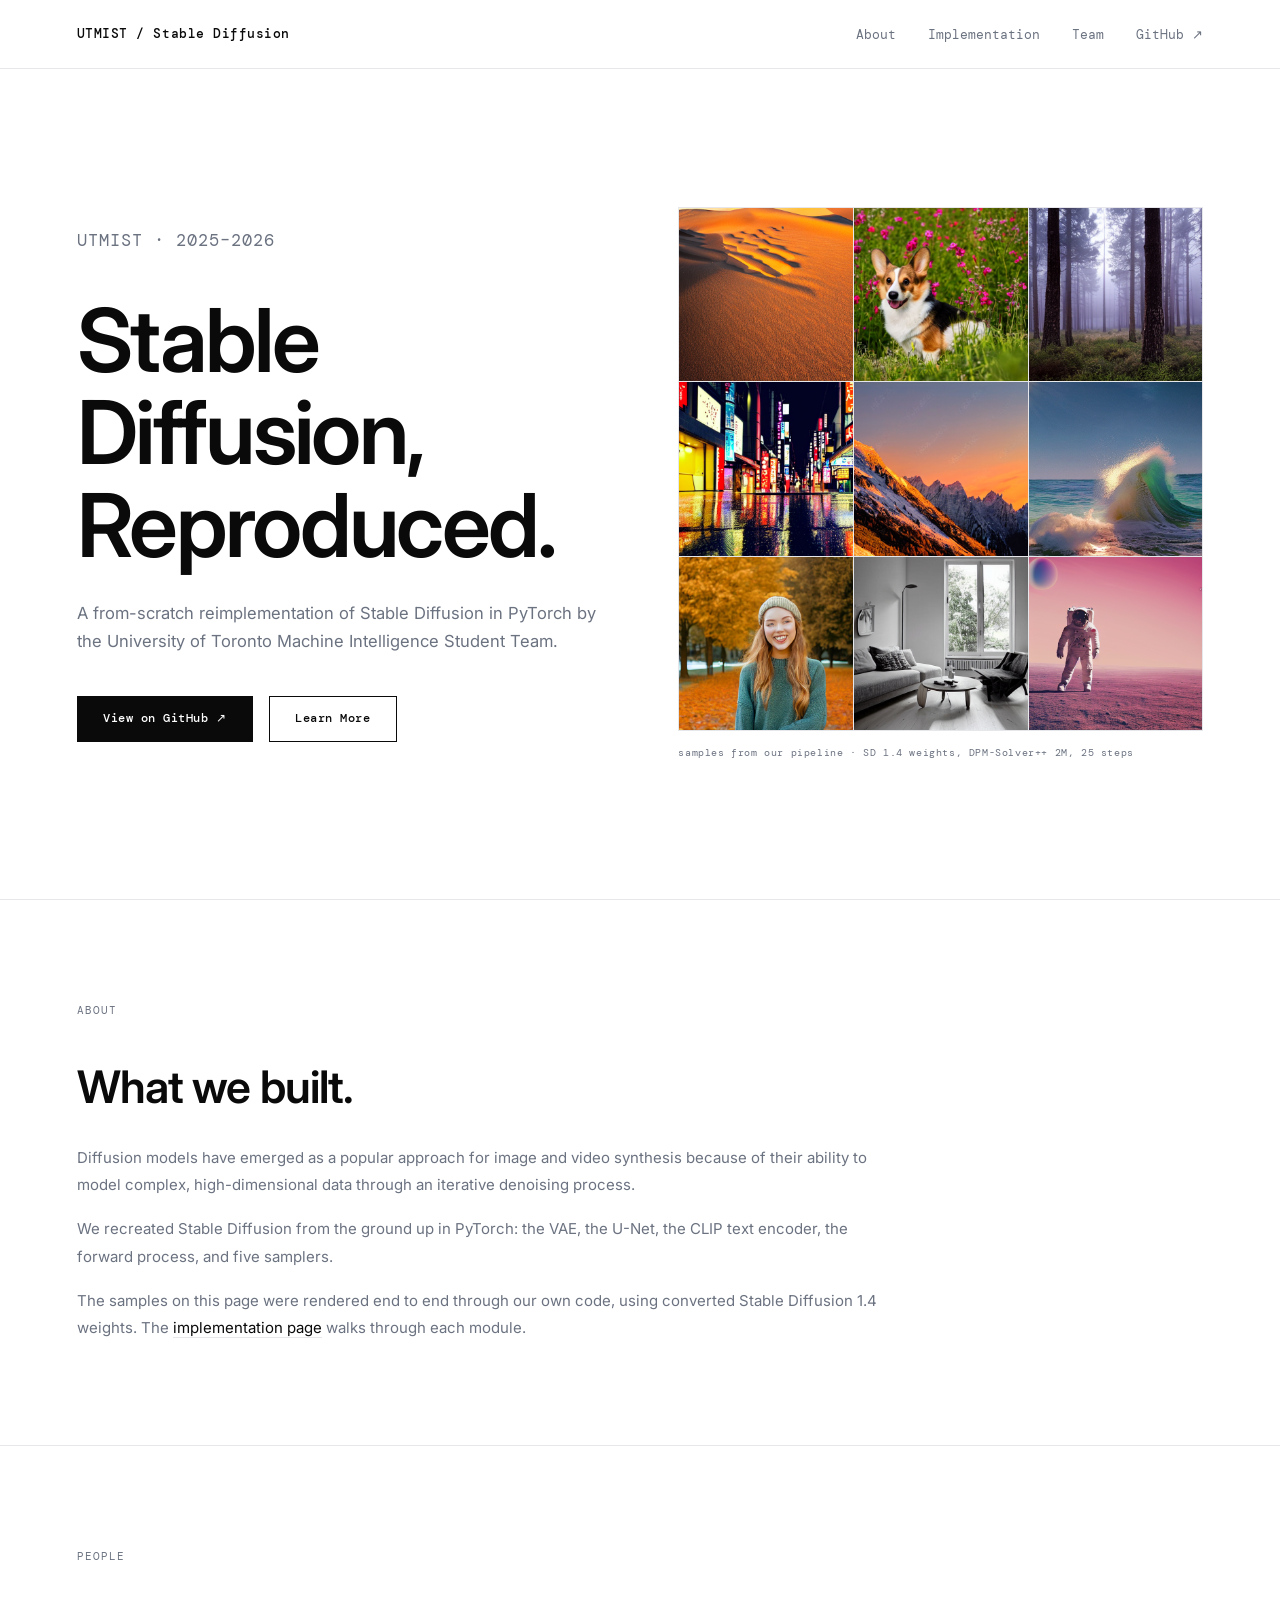
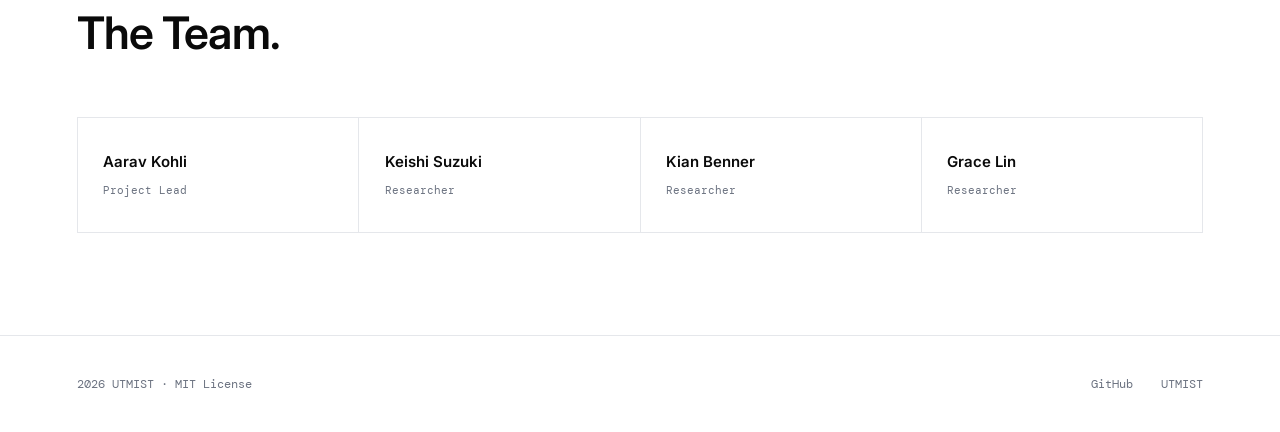
<file: docs/index.html>
<!doctype html>
<html lang="en">
  <head>
    <meta charset="UTF-8" />
    <meta name="viewport" content="width=device-width, initial-scale=1.0" />
    <title>Stable Diffusion - UTMIST</title>
    <link rel="icon" type="image/svg" href="assets/utmist_logo.svg" />
    <link rel="preconnect" href="https://fonts.googleapis.com" />
    <link rel="preconnect" href="https://fonts.gstatic.com" crossorigin />
    <link
      href="https://fonts.googleapis.com/css2?family=DM+Mono:wght@300;400;500&family=Inter:wght@400;500;600&display=swap"
      rel="stylesheet"
    />
    <link rel="stylesheet" href="style.css" />
  </head>
  <body>
    <div class="loader" aria-hidden="true">
      <span class="loader-wordmark">UTMIST / Stable Diffusion</span>
    </div>
    <div class="viewport-frame">
      <nav>
        <a class="nav-logo" href="index.html">UTMIST / Stable Diffusion</a>
        <ul class="nav-links">
          <li><a href="#about">About</a></li>
          <li><a href="research.html">Implementation</a></li>
          <li><a href="#team">Team</a></li>
          <li>
            <a
              href="https://github.com/aaravkohli1/Stable-Diffusion-Reproduced"
              target="_blank"
              >GitHub ↗</a
            >
          </li>
        </ul>
      </nav>

      <div class="hero">
        <div class="hero-content">
          <p class="hero-tag">UTMIST · 2025–2026</p>
          <h1>Stable Diffusion,<br />Reproduced.</h1>
          <p>
            A from-scratch reimplementation of Stable Diffusion in PyTorch by
            the University of Toronto Machine Intelligence Student Team.
          </p>
          <div>
            <a
              href="https://github.com/aaravkohli1/Stable-Diffusion-Reproduced"
              target="_blank"
              class="btn"
              >View on GitHub ↗</a
            >
            <a href="#about" class="btn btn-outline">Learn More</a>
          </div>
        </div>
        <div class="hero-visual">
          <div class="hero-preview-grid">
            <div class="preview-cell"><img src="./assets/desert.png" alt="generated desert at golden hour" /></div>
            <div class="preview-cell"><img src="./assets/dog.png" alt="generated corgi in meadow" /></div>
            <div class="preview-cell"><img src="./assets/forest.png" alt="generated misty pine forest" /></div>
            <div class="preview-cell"><img src="./assets/city.png" alt="generated neon Tokyo street" /></div>
            <div class="preview-cell"><img src="./assets/mountain.png" alt="generated alpine sunrise" /></div>
            <div class="preview-cell"><img src="./assets/ocean.png" alt="generated ocean wave" /></div>
            <div class="preview-cell"><img src="./assets/portrait.png" alt="generated studio portrait" /></div>
            <div class="preview-cell"><img src="./assets/interior.png" alt="generated minimalist interior" /></div>
            <div class="preview-cell"><img src="./assets/astronaut.png" alt="generated astronaut on pink planet" /></div>
          </div>
          <p class="hero-visual-label">
            samples from our pipeline · SD 1.4 weights, DPM-Solver++ 2M, 25 steps
          </p>
        </div>
      </div>
    </div>

    <div class="section" id="about">
      <p class="section-label">About</p>
      <h2>What we built.</h2>
      <div class="about-body">
        <p>
          Diffusion models have emerged as a popular approach for image and
          video synthesis because of their ability to model complex,
          high-dimensional data through an iterative denoising process.
        </p>
        <p>
          We recreated Stable Diffusion from the ground up in PyTorch: the VAE,
          the U-Net, the CLIP text encoder, the forward process, and five
          samplers.
        </p>
        <p>
          The samples on this page were rendered end to end through our own
          code, using converted Stable Diffusion 1.4 weights. The
          <a href="research.html" style="color: var(--black); border-bottom: 1px solid var(--border)">implementation page</a>
          walks through each module.
        </p>
      </div>
    </div>

    <div class="section" id="team">
      <p class="section-label">People</p>
      <h2>The Team.</h2>
      <div class="team-grid">
        <div class="team-card">
          <div class="team-name">Aarav Kohli</div>
          <div class="team-role">Project Lead</div>
        </div>
        <div class="team-card">
          <div class="team-name">Keishi Suzuki</div>
          <div class="team-role">Researcher</div>
        </div>
        <div class="team-card">
          <div class="team-name">Kian Benner</div>
          <div class="team-role">Researcher</div>
        </div>
        <div class="team-card">
          <div class="team-name">Grace Lin</div>
          <div class="team-role">Researcher</div>
        </div>
      </div>
    </div>

    <footer>
      <span class="footer-left"
        >2026 UTMIST · <a href="license.html">MIT License</a></span
      >
      <div class="footer-right">
        <a
          href="https://github.com/aaravkohli1/Stable-Diffusion-Reproduced"
          target="_blank"
          >GitHub</a
        >
        <a href="https://utmist.ca" target="_blank">UTMIST</a>
      </div>
    </footer>
  </body>
</html>
</file>
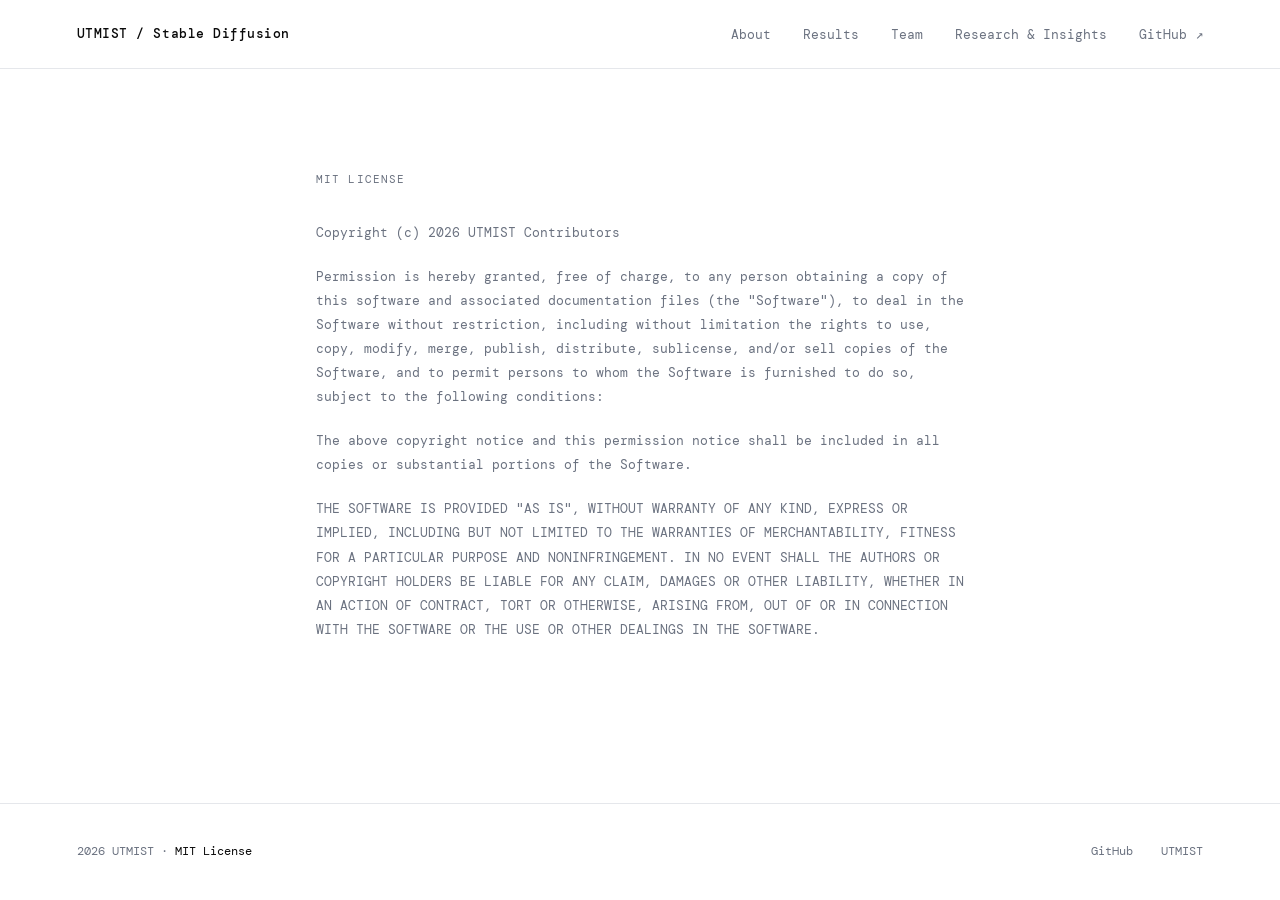
<file: docs/license.html>
<!doctype html>
<html lang="en">
  <head>
    <meta charset="UTF-8" />
    <meta name="viewport" content="width=device-width, initial-scale=1.0" />
    <title>MIT License - UTMIST / Stable Diffusion</title>
    <link rel="icon" type="image/svg" href="assets/utmist_logo.svg" />
    <link rel="preconnect" href="https://fonts.googleapis.com" />
    <link rel="preconnect" href="https://fonts.gstatic.com" crossorigin />
    <link
      href="https://fonts.googleapis.com/css2?family=DM+Mono:wght@300;400;500&family=Inter:wght@400;500;600&display=swap"
      rel="stylesheet"
    />
    <link rel="stylesheet" href="style.css" />
  </head>
  <body class="license-page">
    <nav>
      <a class="nav-logo" href="index.html">UTMIST / Stable Diffusion</a>
      <ul class="nav-links">
        <li><a href="index.html#about">About</a></li>
        <li><a href="index.html#results">Results</a></li>
        <li><a href="index.html#team">Team</a></li>
        <li><a href="research.html">Research &amp; Insights</a></li>
        <li>
          <a
            href="https://github.com/aaravkohli1/Stable-Diffusion-Reproduced"
            target="_blank"
            >GitHub ↗</a
          >
        </li>
      </ul>
    </nav>

    <div class="section">
      <div class="license-container">
      <p class="section-label">MIT License</p>
      <div class="license-body">
        <p>Copyright (c) 2026 UTMIST Contributors</p>
        <p>
          Permission is hereby granted, free of charge, to any person obtaining
          a copy of this software and associated documentation files (the
          "Software"), to deal in the Software without restriction, including
          without limitation the rights to use, copy, modify, merge, publish,
          distribute, sublicense, and/or sell copies of the Software, and to
          permit persons to whom the Software is furnished to do so, subject to
          the following conditions:
        </p>
        <p>
          The above copyright notice and this permission notice shall be
          included in all copies or substantial portions of the Software.
        </p>
        <p>
          THE SOFTWARE IS PROVIDED "AS IS", WITHOUT WARRANTY OF ANY KIND,
          EXPRESS OR IMPLIED, INCLUDING BUT NOT LIMITED TO THE WARRANTIES OF
          MERCHANTABILITY, FITNESS FOR A PARTICULAR PURPOSE AND
          NONINFRINGEMENT. IN NO EVENT SHALL THE AUTHORS OR COPYRIGHT HOLDERS BE
          LIABLE FOR ANY CLAIM, DAMAGES OR OTHER LIABILITY, WHETHER IN AN ACTION
          OF CONTRACT, TORT OR OTHERWISE, ARISING FROM, OUT OF OR IN CONNECTION
          WITH THE SOFTWARE OR THE USE OR OTHER DEALINGS IN THE SOFTWARE.
        </p>
      </div>
      </div>
    </div>

    <footer>
      <span class="footer-left"
        >2026 UTMIST ·
        <a href="license.html" style="color: var(--black)">MIT License</a></span
      >
      <div class="footer-right">
        <a
          href="https://github.com/aaravkohli1/Stable-Diffusion-Reproduced"
          target="_blank"
          >GitHub</a
        >
        <a href="https://utmist.ca" target="_blank">UTMIST</a>
      </div>
    </footer>
  </body>
</html>
</file>
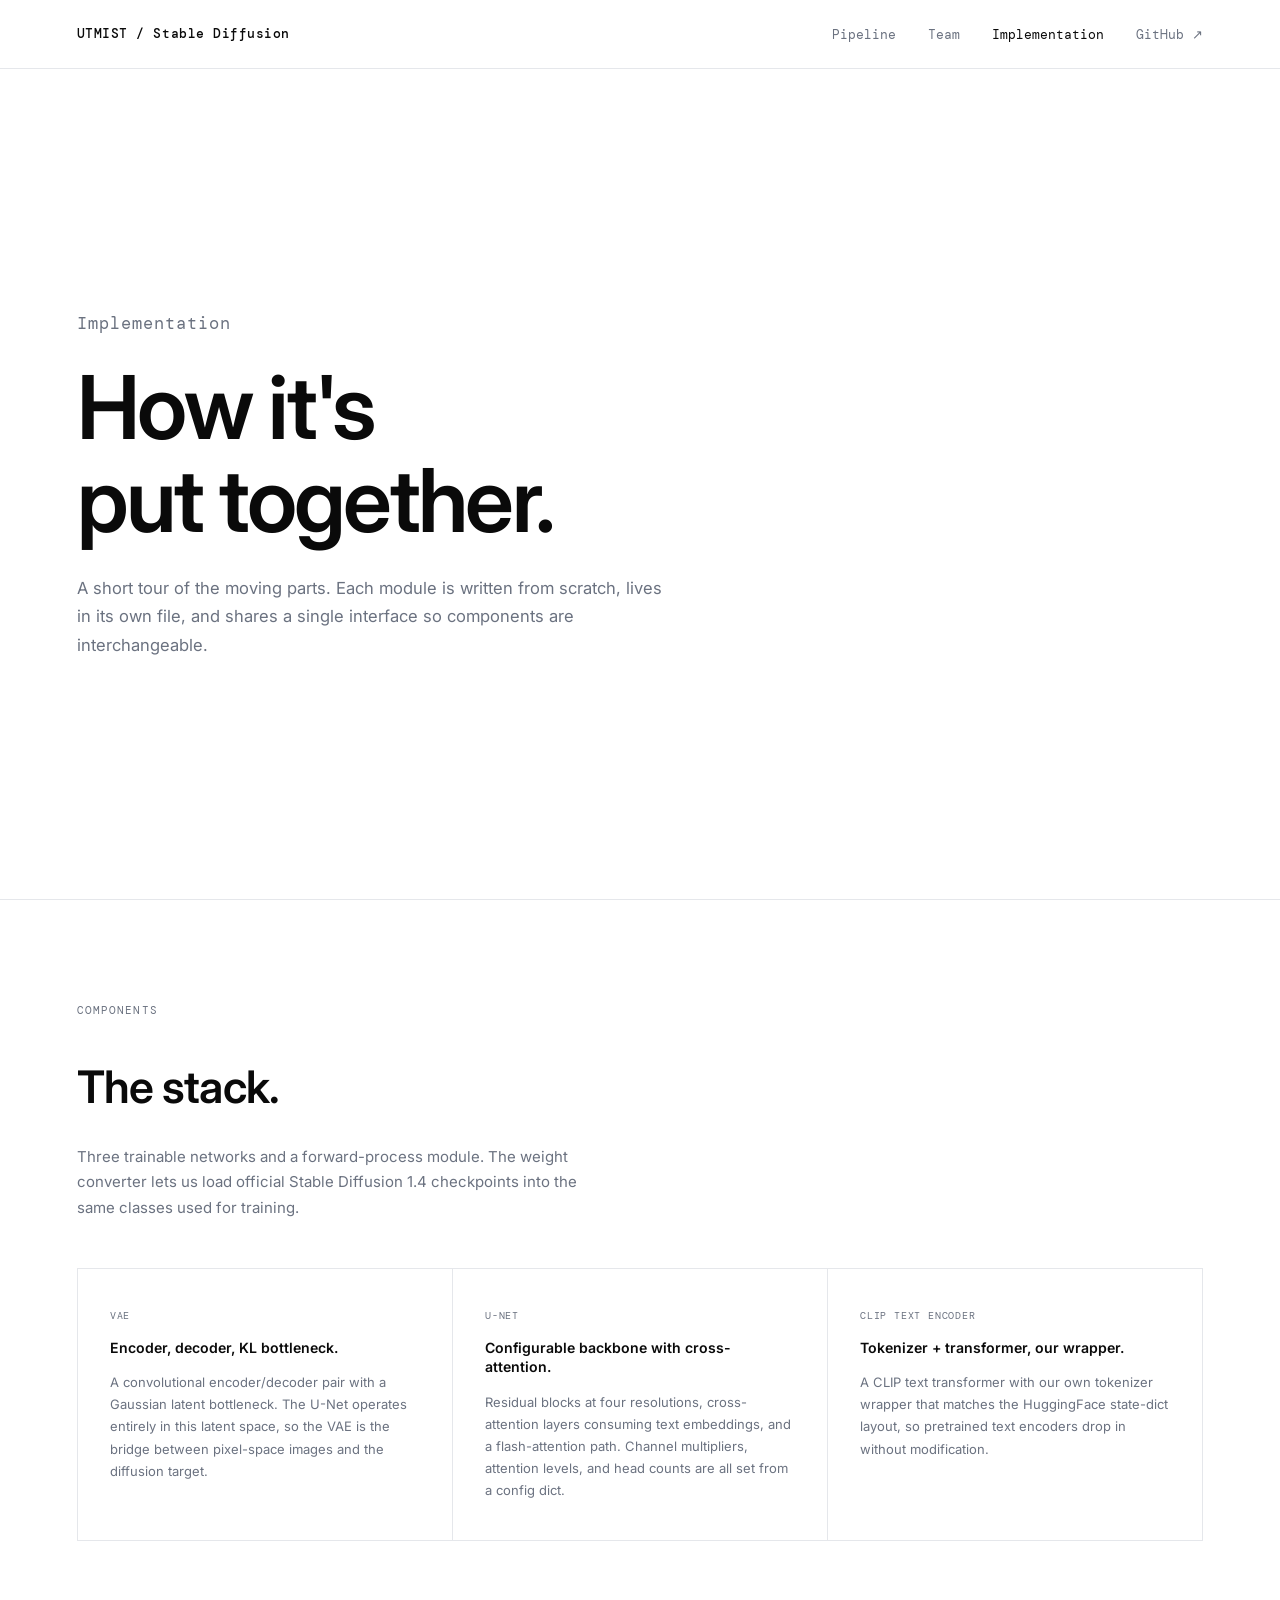
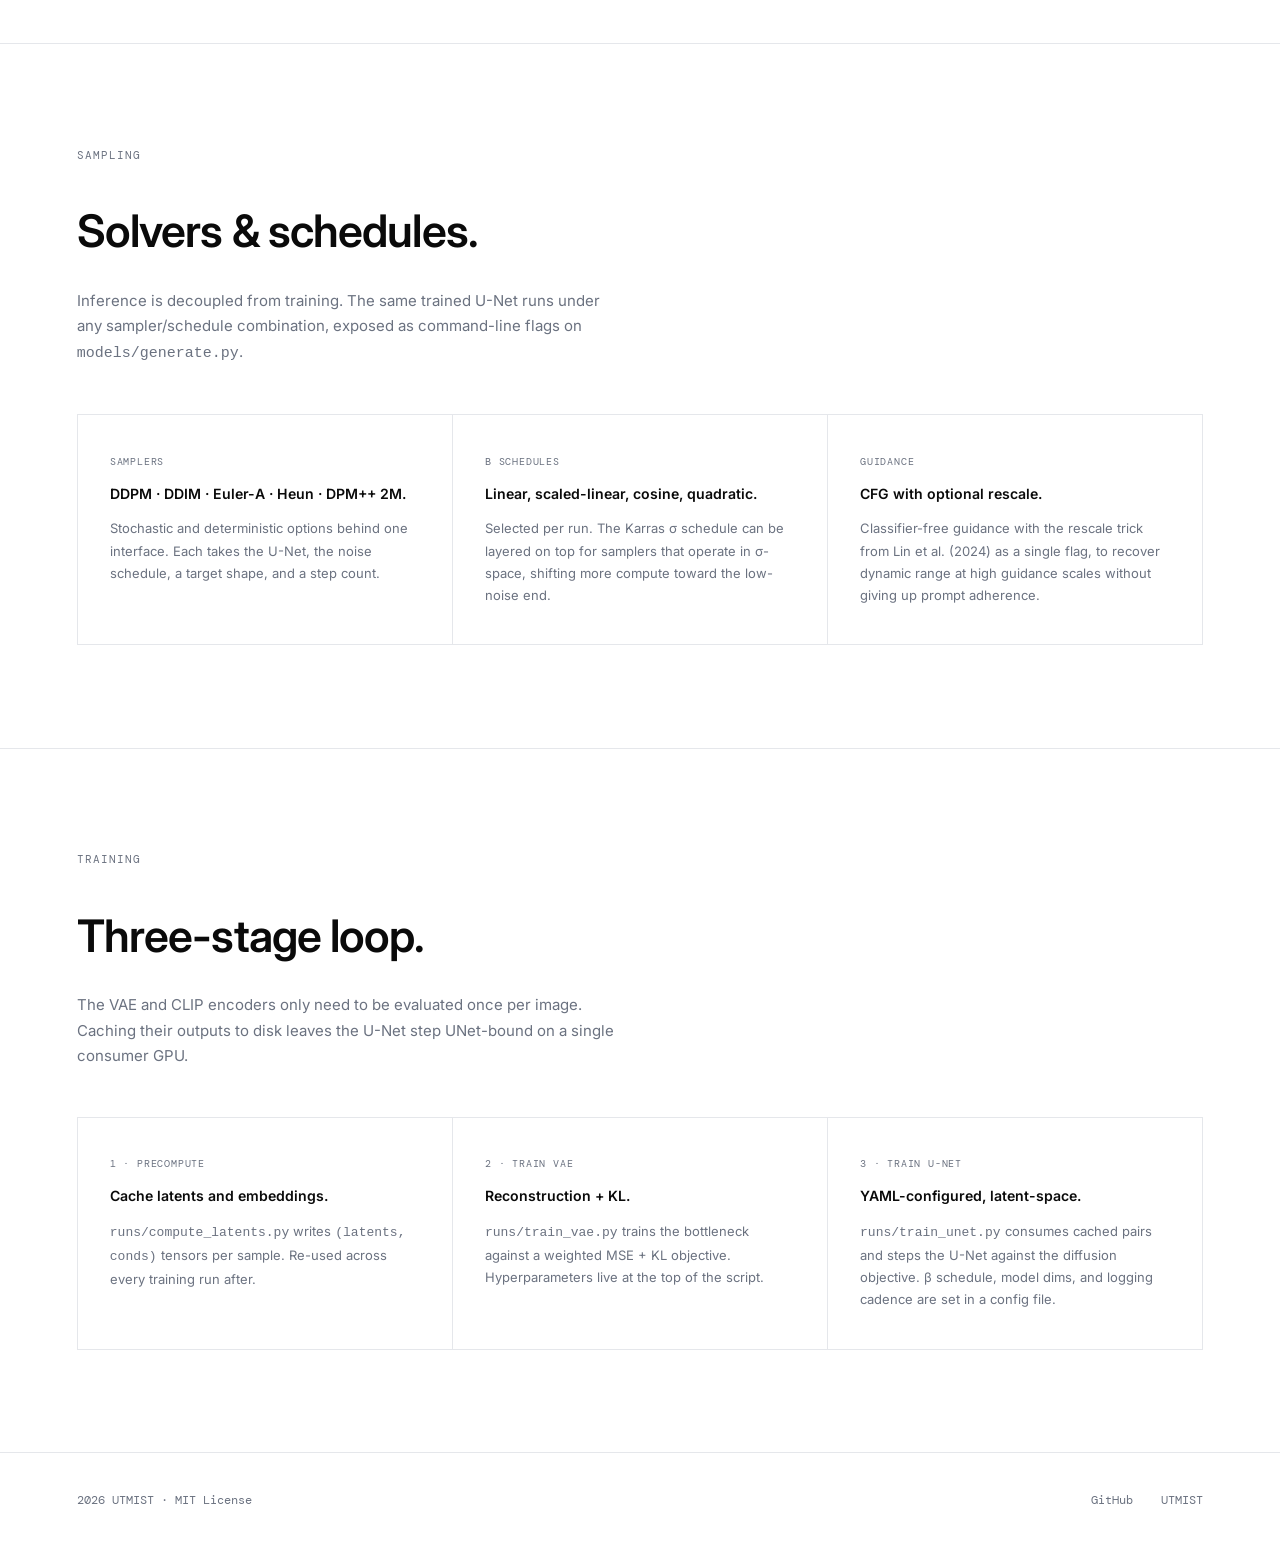
<file: docs/research.html>
<!doctype html>
<html lang="en">
  <head>
    <meta charset="UTF-8" />
    <meta name="viewport" content="width=device-width, initial-scale=1.0" />
    <title>Implementation — UTMIST / Stable Diffusion</title>
    <link rel="icon" type="image/svg" href="assets/utmist_logo.svg" />
    <link rel="preconnect" href="https://fonts.googleapis.com" />
    <link rel="preconnect" href="https://fonts.gstatic.com" crossorigin />
    <link
      href="https://fonts.googleapis.com/css2?family=DM+Mono:wght@300;400;500&family=Inter:wght@400;500;600&display=swap"
      rel="stylesheet"
    />
    <link rel="stylesheet" href="style.css" />
  </head>
  <body>
    <div class="loader" aria-hidden="true">
      <span class="loader-wordmark">UTMIST / Stable Diffusion</span>
    </div>
    <div class="viewport-frame">
      <nav>
        <a class="nav-logo" href="index.html">UTMIST / Stable Diffusion</a>
        <ul class="nav-links">
          <li><a href="index.html#results">Pipeline</a></li>
          <li><a href="index.html#team">Team</a></li>
          <li>
            <a href="research.html" style="color: var(--black)"
              >Implementation</a
            >
          </li>
          <li>
            <a
              href="https://github.com/aaravkohli1/Stable-Diffusion-Reproduced"
              target="_blank"
              >GitHub ↗</a
            >
          </li>
        </ul>
      </nav>

      <div class="research-hero">
        <p class="hero-tag">Implementation</p>
        <h1>How it's<br />put together.</h1>
        <p>
          A short tour of the moving parts. Each module is written from
          scratch, lives in its own file, and shares a single interface so
          components are interchangeable.
        </p>
      </div>
    </div>

    <div class="section">
      <p class="section-label">Components</p>
      <h2>The stack.</h2>
      <p class="section-sub">
        Three trainable networks and a forward-process module. The weight
        converter lets us load official Stable Diffusion 1.4 checkpoints into
        the same classes used for training.
      </p>
      <div class="findings-grid">
        <div class="finding-card">
          <div class="finding-label">VAE</div>
          <div class="finding-title">Encoder, decoder, KL bottleneck.</div>
          <div class="finding-body">
            A convolutional encoder/decoder pair with a Gaussian latent
            bottleneck. The U-Net operates entirely in this latent space, so
            the VAE is the bridge between pixel-space images and the diffusion
            target.
          </div>
        </div>
        <div class="finding-card">
          <div class="finding-label">U-Net</div>
          <div class="finding-title">Configurable backbone with cross-attention.</div>
          <div class="finding-body">
            Residual blocks at four resolutions, cross-attention layers
            consuming text embeddings, and a flash-attention path. Channel
            multipliers, attention levels, and head counts are all set from a
            config dict.
          </div>
        </div>
        <div class="finding-card">
          <div class="finding-label">CLIP text encoder</div>
          <div class="finding-title">Tokenizer + transformer, our wrapper.</div>
          <div class="finding-body">
            A CLIP text transformer with our own tokenizer wrapper that
            matches the HuggingFace state-dict layout, so pretrained text
            encoders drop in without modification.
          </div>
        </div>
      </div>
    </div>

    <div class="section">
      <p class="section-label">Sampling</p>
      <h2>Solvers &amp; schedules.</h2>
      <p class="section-sub">
        Inference is decoupled from training. The same trained U-Net runs under
        any sampler/schedule combination, exposed as command-line flags on
        <code>models/generate.py</code>.
      </p>
      <div class="findings-grid">
        <div class="finding-card">
          <div class="finding-label">Samplers</div>
          <div class="finding-title">DDPM · DDIM · Euler-A · Heun · DPM++ 2M.</div>
          <div class="finding-body">
            Stochastic and deterministic options behind one interface. Each
            takes the U-Net, the noise schedule, a target shape, and a step
            count.
          </div>
        </div>
        <div class="finding-card">
          <div class="finding-label">β schedules</div>
          <div class="finding-title">Linear, scaled-linear, cosine, quadratic.</div>
          <div class="finding-body">
            Selected per run. The Karras σ schedule can be layered on top for
            samplers that operate in σ-space, shifting more compute toward the
            low-noise end.
          </div>
        </div>
        <div class="finding-card">
          <div class="finding-label">Guidance</div>
          <div class="finding-title">CFG with optional rescale.</div>
          <div class="finding-body">
            Classifier-free guidance with the rescale trick from Lin et al.
            (2024) as a single flag, to recover dynamic range at high guidance
            scales without giving up prompt adherence.
          </div>
        </div>
      </div>
    </div>

    <div class="section">
      <p class="section-label">Training</p>
      <h2>Three-stage loop.</h2>
      <p class="section-sub">
        The VAE and CLIP encoders only need to be evaluated once per image.
        Caching their outputs to disk leaves the U-Net step UNet-bound on a
        single consumer GPU.
      </p>
      <div class="findings-grid">
        <div class="finding-card">
          <div class="finding-label">1 · Precompute</div>
          <div class="finding-title">Cache latents and embeddings.</div>
          <div class="finding-body">
            <code>runs/compute_latents.py</code> writes
            <code>(latents, conds)</code> tensors per sample. Re-used across
            every training run after.
          </div>
        </div>
        <div class="finding-card">
          <div class="finding-label">2 · Train VAE</div>
          <div class="finding-title">Reconstruction + KL.</div>
          <div class="finding-body">
            <code>runs/train_vae.py</code> trains the bottleneck against a
            weighted MSE + KL objective. Hyperparameters live at the top of
            the script.
          </div>
        </div>
        <div class="finding-card">
          <div class="finding-label">3 · Train U-Net</div>
          <div class="finding-title">YAML-configured, latent-space.</div>
          <div class="finding-body">
            <code>runs/train_unet.py</code> consumes cached pairs and steps
            the U-Net against the diffusion objective. β schedule, model
            dims, and logging cadence are set in a config file.
          </div>
        </div>
      </div>
    </div>

    <footer>
      <span class="footer-left"
        >2026 UTMIST ·
        <a
          href="license.html"
          >MIT License</a
        ></span
      >
      <div class="footer-right">
        <a
          href="https://github.com/aaravkohli1/Stable-Diffusion-Reproduced"
          target="_blank"
          >GitHub</a
        >
        <a href="https://utmist.ca" target="_blank">UTMIST</a>
      </div>
    </footer>
  </body>
</html>
</file>
<file: docs/style.css>
*,
*::before,
*::after {
  box-sizing: border-box;
  margin: 0;
  padding: 0;
}

:root {
  --black: #0a0a0a;
  --gray: #6b7280;
  --light: #f5f5f5;
  --border: #e5e7eb;
  --white: #ffffff;
  --pad: clamp(24px, 6vw, 96px);
}

html,
body {
  width: 100%;
  min-height: 100vh;
}

body {
  background: var(--white);
  color: var(--black);
  font-family: "Inter", sans-serif;
  font-size: clamp(15px, 1.1vw, 18px);
  line-height: 1.6;
}

a {
  color: inherit;
  text-decoration: none;
}

/* PAGE LOADER */
@keyframes loader-out {
  to {
    opacity: 0;
    visibility: hidden;
  }
}

@keyframes loader-wordmark-in {
  from {
    opacity: 0;
    transform: translateY(6px);
  }
  to {
    opacity: 1;
    transform: translateY(0);
  }
}

.loader {
  position: fixed;
  inset: 0;
  background: var(--white);
  z-index: 9999;
  display: flex;
  align-items: center;
  justify-content: center;
  animation: loader-out 0.5s cubic-bezier(0.4, 0, 0.2, 1) 0.7s forwards;
  pointer-events: none;
}

.loader-wordmark {
  font-family: "DM Mono", monospace;
  font-size: clamp(13px, 1vw, 15px);
  font-weight: 500;
  letter-spacing: 0.06em;
  color: var(--black);
  animation: loader-wordmark-in 0.4s ease forwards;
}

/* VIEWPORT FRAME — nav + hero always fill exactly one screen */
.viewport-frame {
  display: flex;
  flex-direction: column;
  height: 100dvh;
}

/* NAV */
nav {
  display: flex;
  align-items: center;
  justify-content: space-between;
  padding: 22px var(--pad);
  border-bottom: 1px solid var(--border);
  width: 100%;
}

.nav-logo {
  font-family: "DM Mono", monospace;
  font-size: clamp(13px, 1vw, 15px);
  font-weight: 500;
  letter-spacing: 0.04em;
}

.nav-links {
  display: flex;
  gap: clamp(20px, 2.5vw, 36px);
  list-style: none;
}

.nav-links a {
  font-family: "DM Mono", monospace;
  font-size: clamp(13px, 1vw, 15px);
  color: var(--gray);
  transition: color 0.15s;
}

.nav-links a:hover {
  color: var(--black);
}

/* HERO */
.hero {
  flex: 1;
  min-height: 0;
  display: grid;
  grid-template-columns: 1fr 1fr;
  gap: clamp(40px, 6vw, 100px);
  align-items: center;
  align-content: center;
  padding: clamp(40px, 5vh, 80px) var(--pad);
  border-bottom: 1px solid var(--border);
}

.hero-content {
  display: flex;
  flex-direction: column;
  justify-content: center;
  min-width: 0;
}

.hero-tag {
  font-family: "DM Mono", monospace;
  font-size: clamp(12px, 0.9vw, 14px);
  color: var(--gray);
  letter-spacing: 0.06em;
  margin-bottom: 24px;
}

.hero h1 {
  font-size: clamp(48px, 7vw, 88px);
  font-weight: 600;
  line-height: 1.05;
  letter-spacing: -0.03em;
  margin-bottom: 28px;
}

.hero-content p {
  font-size: clamp(16px, 1.3vw, 20px);
  color: var(--gray);
  max-width: 60ch;
  line-height: 1.7;
  margin-bottom: 40px;
}

/* HERO VISUAL */
.hero-visual {
  display: flex;
  flex-direction: column;
  gap: 14px;
  min-width: 0;
}

.hero-preview-grid {
  display: grid;
  grid-template-columns: repeat(3, 1fr);
  gap: 1px;
  background: var(--border);
  border: 1px solid var(--border);
  /* fill the column; only cap on unusually wide+short viewports */
  width: min(100%, calc(100dvh - 200px));
  min-width: 0;
}

.preview-cell {
  aspect-ratio: 1;
  background: var(--light);
  min-width: 0;
  overflow: hidden;
  position: relative;
}

.preview-cell img {
  position: absolute;
  inset: 0;
  width: 100%;
  height: 100%;
  object-fit: cover;
  display: block;
  filter: saturate(1.03);
  transition: transform 0.5s cubic-bezier(0.2, 0.7, 0.2, 1);
}

.preview-cell:hover img {
  transform: scale(1.04);
}

/* Subtle noise-like texture variation across cells */
.preview-cell:nth-child(1) {
  background: repeating-conic-gradient(#cdced0 0% 25%, #f2f3f4 0% 50%) 0 0 / 3px
    3px;
}
.preview-cell:nth-child(2) {
  background: repeating-conic-gradient(#d2d3d5 0% 25%, #f4f5f6 0% 50%) 0 0 / 4px
    4px;
}
.preview-cell:nth-child(3) {
  background: repeating-conic-gradient(#c9cacc 0% 25%, #f0f1f2 0% 50%) 0 0 / 3px
    3px;
}
.preview-cell:nth-child(4) {
  background: repeating-conic-gradient(#d5d6d8 0% 25%, #f6f7f8 0% 50%) 0 0 / 5px
    5px;
}
.preview-cell:nth-child(5) {
  background: repeating-conic-gradient(#d8d9db 0% 25%, #f7f8f9 0% 50%) 0 0 / 6px
    6px;
}
.preview-cell:nth-child(6) {
  background: repeating-conic-gradient(#d0d1d3 0% 25%, #f3f4f5 0% 50%) 0 0 / 4px
    4px;
}
.preview-cell:nth-child(7) {
  background: repeating-conic-gradient(#dadbe0 0% 25%, #f8f9fa 0% 50%) 0 0 / 7px
    7px;
}
.preview-cell:nth-child(8) {
  background: repeating-conic-gradient(#dcdde2 0% 25%, #f9fafb 0% 50%) 0 0 / 8px
    8px;
}
.preview-cell:nth-child(9) {
  background: repeating-conic-gradient(#e0e1e6 0% 25%, #fafbfc 0% 50%) 0 0 /
    10px 10px;
}

.hero-visual-label {
  font-family: "DM Mono", monospace;
  font-size: clamp(10px, 0.75vw, 12px);
  color: var(--gray);
  letter-spacing: 0.06em;
}

.btn {
  display: inline-flex;
  align-items: center;
  gap: 8px;
  font-family: "DM Mono", monospace;
  font-size: clamp(12px, 0.9vw, 14px);
  font-weight: 500;
  letter-spacing: 0.04em;
  padding: clamp(10px, 1vw, 14px) clamp(20px, 2vw, 28px);
  border: 1px solid var(--black);
  background: var(--black);
  color: var(--white);
  transition:
    background 0.15s,
    color 0.15s;
  cursor: pointer;
}

.btn:hover {
  background: var(--white);
  color: var(--black);
}

.btn-outline {
  background: var(--white);
  color: var(--black);
  margin-left: 12px;
}

.btn-outline:hover {
  background: var(--black);
  color: var(--white);
}

/* SECTIONS */
.section {
  width: 100%;
  padding: clamp(60px, 8vw, 112px) var(--pad);
  border-bottom: 1px solid var(--border);
}

.section-label {
  font-family: "DM Mono", monospace;
  font-size: clamp(11px, 0.8vw, 13px);
  color: var(--gray);
  letter-spacing: 0.1em;
  text-transform: uppercase;
  margin-bottom: 32px;
}

h2 {
  font-size: clamp(28px, 3.5vw, 48px);
  font-weight: 600;
  letter-spacing: -0.02em;
  margin-bottom: 20px;
}

.section-sub {
  color: var(--gray);
  max-width: 60ch;
  margin-bottom: 48px;
  font-size: clamp(15px, 1.1vw, 17px);
  line-height: 1.7;
}

/* ABOUT */
.about-body {
  max-width: 90ch;
  color: var(--gray);
  line-height: 1.85;
  font-size: clamp(15px, 1.15vw, 18px);
}

.about-body p + p {
  margin-top: 16px;
}

.about-body strong {
  color: var(--black);
  font-weight: 500;
}

/* FINDINGS */
.findings-grid {
  display: grid;
  grid-template-columns: repeat(3, 1fr);
  gap: 1px;
  background: var(--border);
  border: 1px solid var(--border);
}

.finding-card {
  background: var(--white);
  padding: clamp(28px, 3vw, 48px) clamp(24px, 2.5vw, 40px);
}

.finding-label {
  font-family: "DM Mono", monospace;
  font-size: clamp(10px, 0.75vw, 12px);
  color: var(--gray);
  letter-spacing: 0.08em;
  text-transform: uppercase;
  margin-bottom: 14px;
}

.finding-title {
  font-weight: 600;
  font-size: clamp(14px, 1.1vw, 17px);
  line-height: 1.4;
  margin-bottom: 14px;
}

.finding-body {
  font-size: clamp(13px, 0.9vw, 15px);
  color: var(--gray);
  line-height: 1.7;
}

/* RESULTS */
.results-grid {
  display: grid;
  grid-template-columns: repeat(3, 1fr);
  gap: 1px;
  background: var(--border);
  border: 1px solid var(--border);
}

.result-card {
  background: var(--light);
  height: clamp(160px, 18vw, 260px);
  display: flex;
  align-items: center;
  justify-content: center;
  font-family: "DM Mono", monospace;
  font-size: clamp(11px, 0.85vw, 14px);
  color: var(--gray);
  letter-spacing: 0.06em;
}

/* TEAM */
.team-grid {
  display: grid;
  grid-template-columns: repeat(4, 1fr);
  gap: 1px;
  background: var(--border);
  border: 1px solid var(--border);
  margin-top: 48px;
}

.team-card {
  background: var(--white);
  padding: clamp(24px, 2.5vw, 40px) clamp(20px, 2vw, 32px);
}

.team-name {
  font-weight: 600;
  font-size: clamp(15px, 1.1vw, 18px);
  margin-bottom: 8px;
}

.team-role {
  font-family: "DM Mono", monospace;
  font-size: clamp(11px, 0.8vw, 13px);
  color: var(--gray);
}

/* FOOTER */
footer {
  padding: clamp(24px, 3vw, 40px) var(--pad);
  display: flex;
  align-items: center;
  justify-content: space-between;
  width: 100%;
}

.footer-left {
  font-family: "DM Mono", monospace;
  font-size: clamp(12px, 0.85vw, 14px);
  color: var(--gray);
}

.footer-right {
  display: flex;
  gap: 28px;
}

.footer-right a {
  font-family: "DM Mono", monospace;
  font-size: clamp(12px, 0.85vw, 14px);
  color: var(--gray);
  transition: color 0.15s;
}

.footer-right a:hover {
  color: var(--black);
}

/* LICENSE */
.license-page {
  display: flex;
  flex-direction: column;
  min-height: 100dvh;
}

.license-page .section {
  flex: 1;
  display: flex;
  justify-content: center;
}

.license-container {
  max-width: 72ch;
}

.license-body {
  font-family: "DM Mono", monospace;
  font-size: clamp(13px, 0.95vw, 15px);
  color: var(--gray);
  line-height: 1.85;
}

.license-body p + p {
  margin-top: 20px;
}

/* RESEARCH PAGE */
.research-hero {
  flex: 1;
  min-height: 0;
  display: flex;
  flex-direction: column;
  justify-content: center;
  padding: clamp(40px, 5vh, 80px) var(--pad);
  border-bottom: 1px solid var(--border);
}

.research-hero h1 {
  font-size: clamp(48px, 7vw, 88px);
  font-weight: 600;
  line-height: 1.05;
  letter-spacing: -0.03em;
  margin-bottom: 28px;
}

.research-hero p {
  font-size: clamp(16px, 1.3vw, 20px);
  color: var(--gray);
  max-width: 60ch;
  line-height: 1.7;
}

/* RESPONSIVE */
@media (max-width: 1100px) {
  .team-grid {
    grid-template-columns: repeat(2, 1fr);
  }
}

@media (max-width: 900px) {
  .hero {
    grid-template-columns: 1fr;
  }
  .hero-visual {
    display: none;
  }
}

@media (max-width: 700px) {
  .findings-grid,
  .team-grid {
    grid-template-columns: 1fr;
  }
  .nav-links {
    display: none;
  }
  footer {
    flex-direction: column;
    gap: 16px;
    text-align: center;
  }
}
</file>
